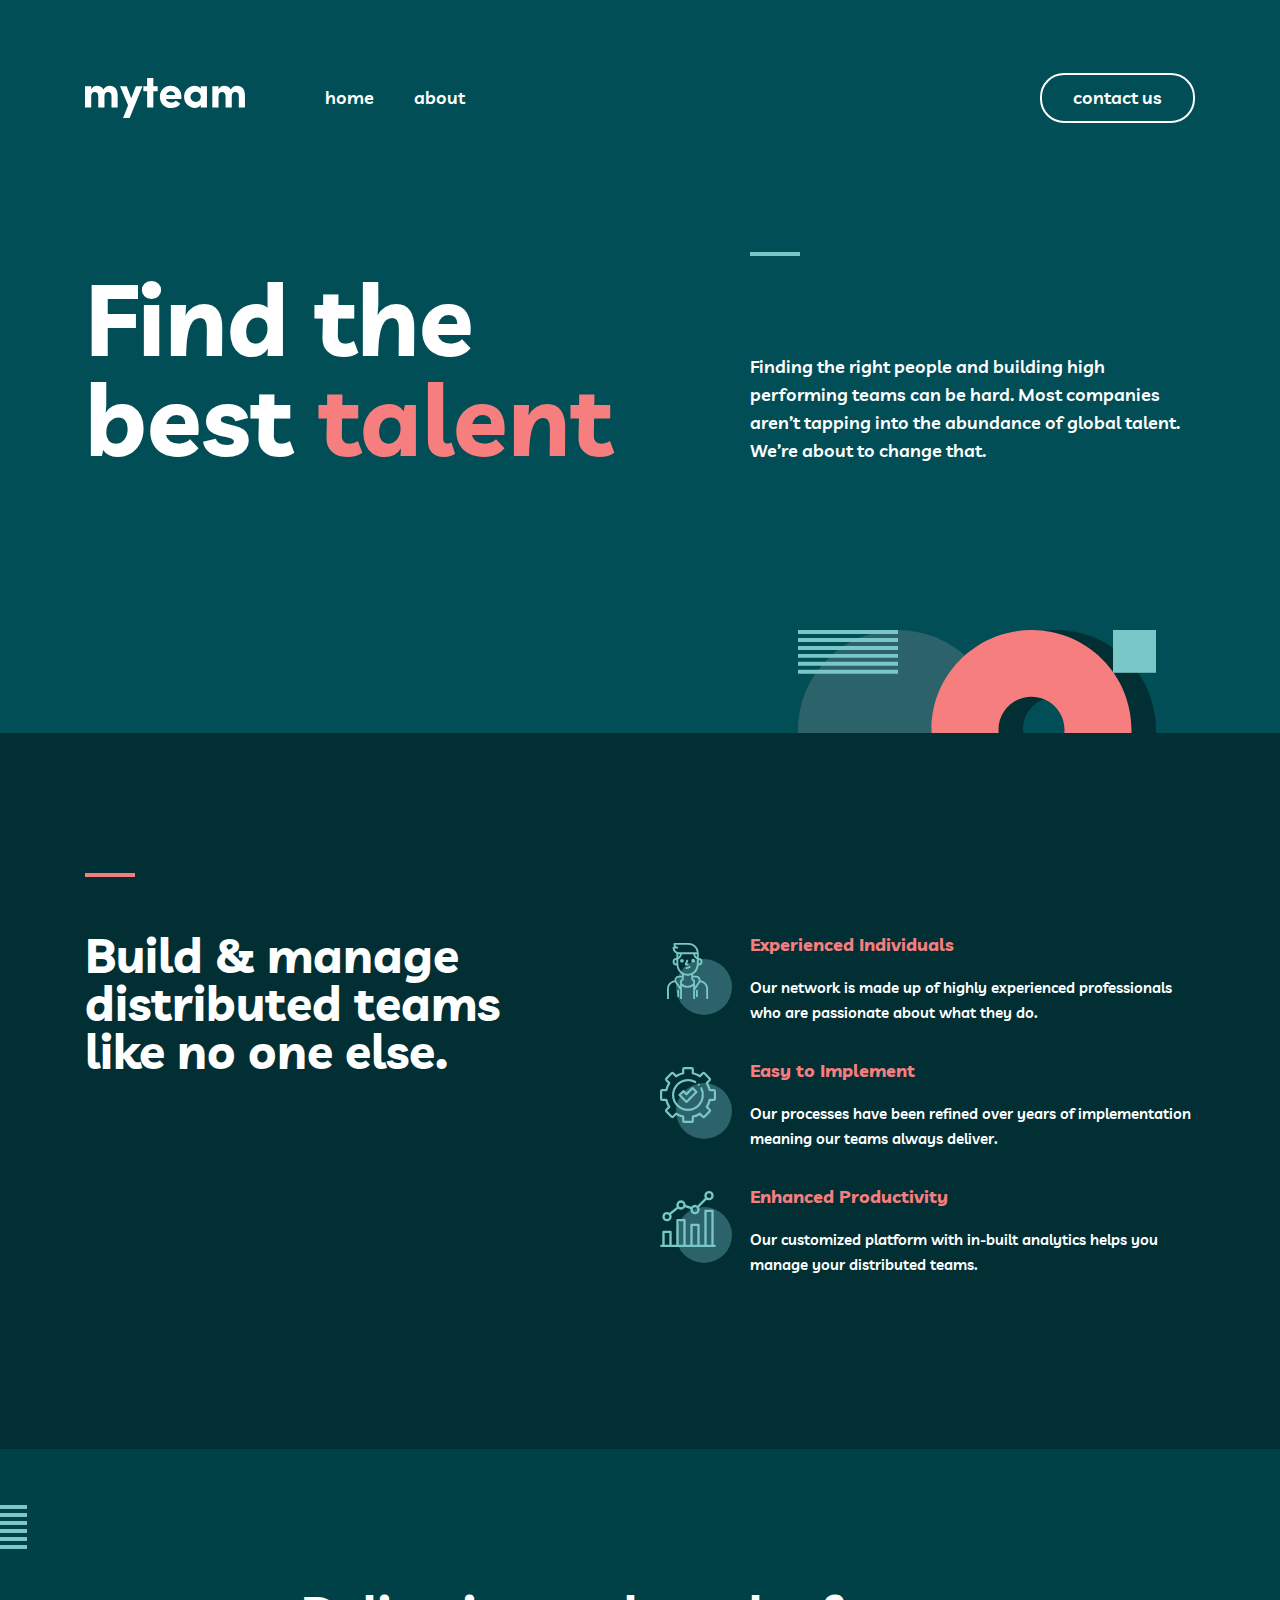
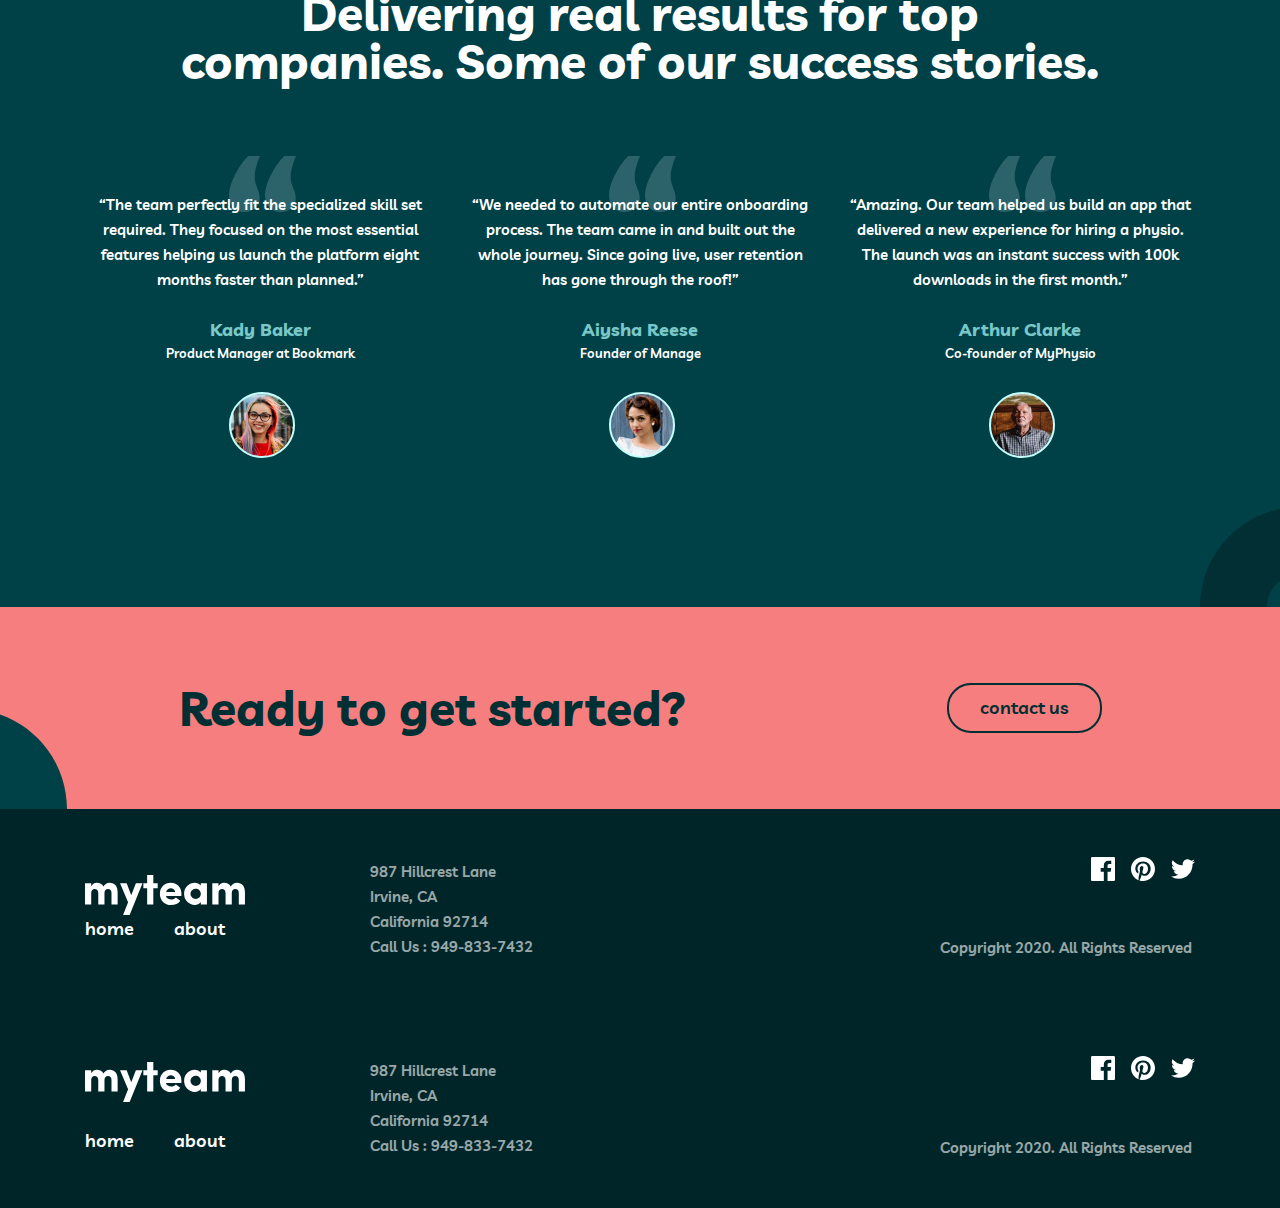
<file: index.html>
<!DOCTYPE html>
<html lang="en">
<head>
  <meta charset="UTF-8">
  <meta http-equiv="X-UA-Compatible" content="IE=edge">
  <meta name="viewport" content="width=device-width, initial-scale=1.0">
  <title>Template Project</title>
  <link rel="stylesheet" href="./css/normalize.css">
  <link rel="stylesheet" href="./css/main.css">
  <!-- <link rel="stylesheet" href="./css/main.min.css"> -->

</head>
<body>


  <!-- SITE HEADER START -->

  <header class="site-header">
    <div class="container">
      <div class="header-info">
        <a class="header-info__link" href="./index.html">
          <img class="header-info__logo" src="./images/myteam-logo.svg"
          width="160" height="40" alt="Myteam site logo">
        </a>

        <nav class="header-info__nav">
          <ul class="header-info__list">
            <li class="header-info__item">
              <a class="header-info__link" href="./index.html">home</a>
            </li>
            <li class="header-info__item">
              <a class="header-info__link" href="./about.html">about</a>
            </li>
          </ul>
        </nav>

        <a class="connect-link" href="#">contact us</a>

      </div>
    </div>
  </header>

  <!-- SITE HEADER END -->


  <!-- SITE MAIN START -->
  <main class="site-main">

    <section class="hero">
      <div class="container">
        <div class="hero-info">
          <div class="hero-info__titlebox">
            <h1 class="hero-info__title">
              Find the <br> best <span class="hero-info__sp">talent</span>
            </h1>
          </div>
          <div class="hero-info__textbox">
            <p class="hero-info__text">
              Finding the right people and building high performing teams can be hard. Most companies aren’t tapping into the abundance of global talent. We’re about to change that.
            </p>
          </div>

        </div>
      </div>
    </section>


    <section class="build">
      <div class="container">
        <div class="build__box">
          <h2 class="build__theme">Build & manage distributed teams like no one else.</h2>
          <ul class="build__list">
            <li class="build__item">
              <h3 class="build__item__theme">Experienced Individuals</h3>
              <p class="build__item__text">Our network is made up of highly experienced professionals who are passionate about what they do.</p>
            </li>
            <li class="build__item">
              <h3 class="build__item__theme">Easy to Implement</h3>
              <p class="build__item__text">Our processes have been refined over years of implementation meaning our teams always deliver.</p>
            </li>
            <li class="build__item">
              <h3 class="build__item__theme">Enhanced Productivity</h3>
              <p class="build__item__text">Our customized platform with in-built analytics helps you manage your distributed teams.</p>
            </li>
          </ul>
        </div></div>
      </section>

      <section class="deliver">
        <div class="container">
          <div class="deliver__box">
            <h2 class="deliver__theme">Delivering real results for top companies. Some of our success stories.</h2>
            <ul class="deliver__list">
              <li class="deliver__item">
                <p class="deliver__text">“The team perfectly fit the specialized skill set required. They focused on the most essential features helping us launch the platform eight months faster than planned.”</p>
                <div class="profil-box">
                  <p class="profil-box__name">Kady Baker</p>
                  <p class="profil-box__position">Product Manager at Bookmark</p>
                </div>
              </li>
              <li class="deliver__item">
                <p class="deliver__text">“We needed to automate our entire onboarding process. The team came in and built out the whole journey. Since going live, user retention has gone through the roof!”</p>
                <div class="profil-box">
                  <p class="profil-box__name">Aiysha Reese</p>
                  <p class="profil-box__position">Founder of Manage</p>
                </div>
              </li>
              <li class="deliver__item">
                <p class="deliver__text">“Amazing. Our team helped us build an app that delivered a new experience for hiring a physio. The launch was an instant success with 100k downloads in the first month.”</p>
                <div class="profil-box">
                  <p class="profil-box__name">Arthur Clarke</p>
                  <p class="profil-box__position">Co-founder of MyPhysio</p>
                </div>
              </li>
            </ul>
          </div>
        </div>
      </section>

      <section class="ready">
        <div class="container">
          <div class="ready-info">
            <h2 class="ready-info__title">
              Ready to get started?
            </h2>

            <a class="connect-link connect-link--ready" href="#">contact us</a>
          </div>
        </div>
      </section>

    </main>

    <!-- SITE MAIN END -->



          <!-- SITE FOOTER START -->
          <footer class="site-footer">
            <div class="container">
              <div class="footer-info">
                <div class="footer-info__start">
                  <a class="footer-info__link header-info__link" href="./index.html">
                    <img class="footer-info__logo header-info__logo" src="./images/myteam-logo.svg"
                    width="160" height="40" alt="Myteam site logo">
                  </a>

                  <nav class="footer-info__nav header-info__nav">
                    <ul class="footer-info__list header-info__list header-info__list--footer">
                      <li class="footer-info__item header-info__item">
                        <a class="footer-info__link header-info__link" href="./index.html">home</a>

                      </li>
                      <li class="footer-info__item header-info__item">
                        <a class="footer-info__link header-info__link" href="./about.html">about</a>
                      </li>
                    </ul>
                  </nav>
                </div>

                <address class="footer-info__address">
                  987  Hillcrest Lane <br>
                  Irvine, CA<br>
                  California 92714<br>
                  Call Us : <a class="footer-info__link-adr" href="tel:+9498337432">949-833-7432</a>
                </address>

                <div class="footer-info__sm">
                  <ul class="sm-list">
                    <li class="sm-list__item">
                      <a class="sm-list__link" href="#" target="blank">
                        <svg class="sm-list__img" width="24" height="24" fill="none" xmlns="http://www.w3.org/2000/svg"><path d="M22.675 0H1.325C.593 0 0 .593 0 1.325v21.351C0 23.407.593 24 1.325 24H12.82v-9.294H9.692v-3.622h3.128V8.413c0-3.1 1.893-4.788 4.659-4.788 1.325 0 2.463.099 2.795.143v3.24l-1.918.001c-1.504 0-1.795.715-1.795 1.763v2.313h3.587l-.467 3.622h-3.12V24h6.116c.73 0 1.323-.593 1.323-1.325V1.325C24 .593 23.407 0 22.675 0Z" fill="currentColor"/></svg>
                      </a>
                    </li>
                    <li class="sm-list__item">
                      <a class="sm-list__link" href="#" target="blank">
                        <svg class="sm-list__img" width="24" height="24" fill="none" xmlns="http://www.w3.org/2000/svg"><path d="M12 0C5.373 0 0 5.372 0 12c0 5.084 3.163 9.426 7.627 11.174-.105-.949-.2-2.405.042-3.441.218-.937 1.407-5.965 1.407-5.965s-.359-.719-.359-1.782c0-1.668.967-2.914 2.171-2.914 1.023 0 1.518.769 1.518 1.69 0 1.029-.655 2.568-.994 3.995-.283 1.194.599 2.169 1.777 2.169 2.133 0 3.772-2.249 3.772-5.495 0-2.873-2.064-4.882-5.012-4.882-3.414 0-5.418 2.561-5.418 5.207 0 1.031.397 2.138.893 2.738a.36.36 0 0 1 .083.345l-.333 1.36c-.053.22-.174.267-.402.161-1.499-.698-2.436-2.889-2.436-4.649 0-3.785 2.75-7.262 7.929-7.262 4.163 0 7.398 2.967 7.398 6.931 0 4.136-2.607 7.464-6.227 7.464-1.216 0-2.359-.631-2.75-1.378l-.748 2.853c-.271 1.043-1.002 2.35-1.492 3.146C9.57 23.812 10.763 24 12 24c6.627 0 12-5.373 12-12 0-6.628-5.373-12-12-12Z" fill="currentColor"/></svg>
                      </a>
                    </li>
                    <li class="sm-list__item">
                      <a class="sm-list__link" href="#" target="blank">
                        <svg class="sm-list__img" width="24" height="20" fill="none" xmlns="http://www.w3.org/2000/svg"><path d="M24 2.557a9.83 9.83 0 0 1-2.828.775A4.932 4.932 0 0 0 23.337.608a9.864 9.864 0 0 1-3.127 1.195A4.916 4.916 0 0 0 16.616.248c-3.179 0-5.515 2.966-4.797 6.045A13.978 13.978 0 0 1 1.671 1.149a4.93 4.93 0 0 0 1.523 6.574 4.903 4.903 0 0 1-2.229-.616c-.054 2.281 1.581 4.415 3.949 4.89a4.935 4.935 0 0 1-2.224.084 4.928 4.928 0 0 0 4.6 3.419A9.9 9.9 0 0 1 0 17.54a13.94 13.94 0 0 0 7.548 2.212c9.142 0 14.307-7.721 13.995-14.646A10.025 10.025 0 0 0 24 2.557Z" fill="currentColor"/></svg>
                      </a>
                    </li>
                  </ul>

                  <span class="footer-info__text">Copyright 2020. All Rights Reserved</span>
                </div>
              </div>
            </div>
          </footer>
          <!-- SITE FOOTER END -->

      <!-- SITE FOOTER START -->
      <footer class="site-footer">
        <div class="container">
          <div class="footer-info">
            <div class="footer-info__start">
              <a class="footer-info__link header-info__link" href="./index.html">
                <img class="footer-info__logo header-info__logo" src="./images/myteam-logo.svg"
                width="160" height="40" alt="Myteam site logo">
              </a>

              <nav class="footer-info__nav header-info__nav">
                <ul class="footer-info__list header-info__list footer-info__list--ls">
                  <li class="footer-info__item header-info__item">
                    <a class="footer-info__link header-info__link" href="./index.html">home</a>
                  </li>
                  <li class="footer-info__item header-info__item">
                    <a class="footer-info__link header-info__link" href="./about.html">about</a>
                  </li>
                </ul>
              </nav>
            </div>

            <address class="footer-info__address">
              987  Hillcrest Lane <br>
              Irvine, CA<br>
              California 92714<br>
              Call Us : <a class="footer-info__link-adr" href="tel:+9498337432">949-833-7432</a>
            </address>

            <div class="footer-info__sm">
              <ul class="sm-list">
                <li class="sm-list__item">
                  <a class="sm-list__link" href="#" target="blank">
                    <svg class="sm-list__img" width="24" height="24" fill="none" xmlns="http://www.w3.org/2000/svg"><path d="M22.675 0H1.325C.593 0 0 .593 0 1.325v21.351C0 23.407.593 24 1.325 24H12.82v-9.294H9.692v-3.622h3.128V8.413c0-3.1 1.893-4.788 4.659-4.788 1.325 0 2.463.099 2.795.143v3.24l-1.918.001c-1.504 0-1.795.715-1.795 1.763v2.313h3.587l-.467 3.622h-3.12V24h6.116c.73 0 1.323-.593 1.323-1.325V1.325C24 .593 23.407 0 22.675 0Z" fill="currentColor"/></svg>
                  </a>
                </li>
                <li class="sm-list__item">
                  <a class="sm-list__link" href="#" target="blank">
                    <svg class="sm-list__img" width="24" height="24" fill="none" xmlns="http://www.w3.org/2000/svg"><path d="M12 0C5.373 0 0 5.372 0 12c0 5.084 3.163 9.426 7.627 11.174-.105-.949-.2-2.405.042-3.441.218-.937 1.407-5.965 1.407-5.965s-.359-.719-.359-1.782c0-1.668.967-2.914 2.171-2.914 1.023 0 1.518.769 1.518 1.69 0 1.029-.655 2.568-.994 3.995-.283 1.194.599 2.169 1.777 2.169 2.133 0 3.772-2.249 3.772-5.495 0-2.873-2.064-4.882-5.012-4.882-3.414 0-5.418 2.561-5.418 5.207 0 1.031.397 2.138.893 2.738a.36.36 0 0 1 .083.345l-.333 1.36c-.053.22-.174.267-.402.161-1.499-.698-2.436-2.889-2.436-4.649 0-3.785 2.75-7.262 7.929-7.262 4.163 0 7.398 2.967 7.398 6.931 0 4.136-2.607 7.464-6.227 7.464-1.216 0-2.359-.631-2.75-1.378l-.748 2.853c-.271 1.043-1.002 2.35-1.492 3.146C9.57 23.812 10.763 24 12 24c6.627 0 12-5.373 12-12 0-6.628-5.373-12-12-12Z" fill="currentColor"/></svg>
                  </a>
                </li>
                <li class="sm-list__item">
                  <a class="sm-list__link" href="#" target="blank">
                    <svg class="sm-list__img" width="24" height="20" fill="none" xmlns="http://www.w3.org/2000/svg"><path d="M24 2.557a9.83 9.83 0 0 1-2.828.775A4.932 4.932 0 0 0 23.337.608a9.864 9.864 0 0 1-3.127 1.195A4.916 4.916 0 0 0 16.616.248c-3.179 0-5.515 2.966-4.797 6.045A13.978 13.978 0 0 1 1.671 1.149a4.93 4.93 0 0 0 1.523 6.574 4.903 4.903 0 0 1-2.229-.616c-.054 2.281 1.581 4.415 3.949 4.89a4.935 4.935 0 0 1-2.224.084 4.928 4.928 0 0 0 4.6 3.419A9.9 9.9 0 0 1 0 17.54a13.94 13.94 0 0 0 7.548 2.212c9.142 0 14.307-7.721 13.995-14.646A10.025 10.025 0 0 0 24 2.557Z" fill="currentColor"/></svg>
                  </a>
                </li>
              </ul>

              <span class="footer-info__text">Copyright 2020. All Rights Reserved</span>
            </div>
          </div>
        </div>
      </footer>
    <!-- SITE FOOTER END -->


        </body>
        </html>
</file>
<file: css/main.css>
/* VARIABLES */

:root{
  --main-text-color : #fff;
  --hero-bg-img:#014E56;
  --manage-bg-color :  #012F34;
  --rapt-blue:#79C8C7;
  --light-coral:#F67E7E;
}

/* livvic-italic - latin */
@font-face {
  font-family: 'Livvic';
  font-style: italic;
  font-weight: 400;
  src:  url('../fonts/livvic-v13-latin-italic.woff2') format('woff2'),
  url('../fonts/livvic-v13-latin-italic.woff') format('woff');
}

@font-face {
  font-family: "Livvic";
  font-weight: 600;
  src: url("../fonts/livvic-v13-latin-600.woff2") format("woff2"),
  url("../fonts/livvic-v13-latin-600.woff") format("woff");
}
/* livvic-700 - latin */
@font-face {
  font-family: "Livvic";
  font-weight: 700;
  src: url("../fonts/livvic-v13-latin-700.woff2") format("woff2"),
  url("../fonts/livvic-v13-latin-700.woff") format("woff");
}

/* GENERAL */
*{
  box-sizing: border-box;
}
html{
  height: 100%;
}

img{
  display: block;
  height: auto;
}

body{
  display: flex;
  flex-direction: column;
  height: 100%;
  margin: 0;
  padding: 0;
  overflow-x: hidden;
  font-family: "Livvic", "Arial", sans-serif;
}


.visually-hidden {
  position: absolute;
  width: 1px;
  height: 1px;
  margin: -1px;
  padding: 0;
  border: 0;
  white-space: nowrap;
  clip-path: inset(100%);
  clip: rect(0 0 0 0);
  overflow: hidden;
}

/* CONTAINER */

.container{
  max-width: 1150px;
  margin-right: auto;
  margin-left: auto;
  padding-right: 20px;
  padding-left: 20px;
}

/* STICKY-FOOTER */
.site-main{
  flex-grow: 1;
}


/* header start */
.site-header{
  width: 100%;
  background-color: var(--hero-bg-img);
  padding: 73px 0;
}

.header-info{
  display: flex;
  align-items: center;
}

.header-info__logo,.footer-info__logo{
  margin: 0;
  margin-right: 80px;
}

.header-info__list,.footer-info__list{
  display: flex;
  align-items: center;
  margin: 0;
  padding: 0;
  list-style: none;
}

.header-info__item:not(:last-child), .footer-info__item:not(:last-child){
  margin-right: 40px;
}

.header-info__link,.footer-info__link{
  font-weight: 600;
  font-size: 18px;
  line-height: 28px;
  color: var(--main-text-color);
  text-decoration: none;
  transition: 0.3s ease;
}

.header-info__link:hover,.footer-info__link:hover{
  color: var(--light-coral);
}

/* hero start */


.hero{
  width: 100%;
  background-color: var(--hero-bg-img);
  padding-top: 56px;
  padding-bottom: 250px;
  background-image: url('../images/hero-bgimg.svg');
  background-size: 358px 200px;
  background-position: calc(50% + 337px) calc(50% + 265px);
  background-repeat: no-repeat;
}


.hero-info--bg1::before{
  display: none;
}

.hero--bg2{
  padding-top: 47px;
  padding-bottom: 120px;
  background-image: url('../images/about-hero-bg.svg');
  background-size: 200px 200px;
  background-position: calc(50% + 760px) calc(50% + 75px);
  background-repeat: no-repeat;
}


.hero-info{
  position: relative;
  display: flex;
  align-items: center;
  color: var(--main-text-color);
}

.hero-info::before{
  position: absolute;
  content: "";
  left: -305px;
  width: 200px;
  height: 200px;
  background-image: url("../images/hero-btm-bgimg.svg");
  background-repeat: no-repeat;
  background-position: center;
  background-size: contain;
}

.hero-box{
  width: 350px;
}

.hero-info__titlebox{
  width: 635px;
  margin-right: 30px;
}

.hero-info__title{
  margin: 0;
  font-weight: 700;
  font-size: 100px;
  line-height: 100px;
}

.hero-info__sp{
  color: var(--light-coral);
}

.hero-info__text--top{
  margin: 0px;
  padding-top: 40px;
}

.hero-info__textbox{
  width: 445px;
}

.hero-info__textbox::before{
  display: block;
  width: 50px;
  height: 4px;
  background-color: var(--rapt-blue);
  content: "";
}

.hero-info__textbox--border{
  width: 730px;
}

.hero-info__textbox--border::before{
  background-color: var(--light-coral);
}

.hero-info__text{
  padding-top: 79px;
  font-weight: 600;
  font-size: 18px;
  line-height: 28px;
}

.hero-info__text--top{
  margin: 0px;
  padding-top: 40px;
}

/* Hero end */
.connect-link{
  margin-left: auto;
  padding: 9px 31px;
  font-weight: 600;
  font-size: 18px;
  line-height: 28px;
  color: var(--main-text-color);
  border: 2px solid #FFFFFF;
  border-radius: 24px;
  text-decoration: none;
  transition: 0.3s ease;
}

.connect-link:hover{
  background-color: var(--main-text-color);
  color: #002529;;
}

.connect-link:active{
  background-color: transparent;
  color: #ffffff40;
  border: 2px solid #ffffff40;
}

/* build-section */


.build{
  position: relative;
  padding: 140px 0;
  font-weight: 700;
  background-color: var(--manage-bg-color);
}
.build::after{
  position: absolute;
  content: "";
  left: calc(50% + 660px);
  width: 200px;
  bottom: -12px;
  height: 244px;
  background-image: url("../images/build-bg-img.svg");
  background-repeat: no-repeat;
}

.build__box{
  position: relative;
  display: flex;
  justify-content: space-between;
}
.build__box::before{
  position: absolute;
  width: 50px;
  height: 4px;
  content: "";
  border-top: #F67E7E solid;
  border-width: 4px;
}

.build__theme{
  margin-top: 58px;
  color: var(--main-text-color);
  width: 445px;
  height: 144px;
  font-size: 48px;
  line-height: 48px;
}

.build__list{
  position: relative;
  margin: 0;
  padding: 0;
  margin-top: 58px;
  list-style: none;
}

.build__item{
  margin-bottom: 32px;
}

.build__item::before{
  position: absolute;
  content: "";
  margin-right: 12px;
  width: 72px;
  height: 72px;
  left: -90px;
}
.build__item:nth-child(1)::before{
  top: 12px;
  background-image: url("../images/build-item1.svg");
}
.build__item:nth-child(2)::before{
  top: 136px;
  background-image: url("../images/build-item2.svg");
}
.build__item:nth-child(3)::before{
  top:260px;
  background-image: url("../images/build-item3.svg");
}

.build__item__theme{
  margin: 0px;
  margin-bottom: 16px;
  color: var(--light-coral);
  width: 445px;
  height: 28px;
  font-size: 18px;
  line-height: 28px;
}

.build__item__text{
  margin: 0px;
  color: var(--main-text-color);
  width: 445px;
  height: 50px;
  font-weight: 600;
  font-size: 15px;
  line-height: 25px;
}

/* build-section-end*/


/* deliver-section */

.deliver{
  position: relative;
  padding-top: 140px;
  padding-bottom: 245px;
  color: var(--main-text-color);
  font-weight: 700;
  text-align: center;
  background-color: #004047;
  background-image: url("../images/deliver-bg-img2.svg");
  background-repeat: no-repeat;
  background-position: calc(50% + 660px) calc(50% + 379px);
}
.deliver::before{
  position: absolute;
  content: "";
  top: 0pc;
  left: calc(50% - 760px);
  width: 147px;
  height: 100px;
  background-image: url("../images/deliver-bg-img.svg");
}

.deliver__box{
  position: relative;
}


.deliver__theme{
  margin: 0px auto;
  margin-bottom: 56px;
  width: 932px;
  height: 96px;
  font-size: 48px;
  line-height: 48px;
}

.deliver__list{
  display: flex;
  justify-content: space-between;
  padding: 0px;
  margin: 0px;
  list-style: none;
}

.deliver__item{
  position: relative;
  padding-top: 36px;
  background-image: url("../images/deliver-item-bg.svg");
  background-repeat: no-repeat;
  background-position-x: 9pc;
  background-position-y: 15px;
}

.deliver__item:nth-last-child(3)::after{
  position: absolute;
  content: "";
  bottom: -96px;
  right: 140px;
  width: 66px;
  height: 66px;
  background-image: url("../images/deliver-item1.svg");
}
.deliver__item:nth-last-child(2)::after{
  position: absolute;
  content: "";
  bottom: -96px;
  right: 140px;
  width: 66px;
  height: 66px;
  background-image: url("../images/deliver-item2.svg");
}
.deliver__item:nth-last-child(1)::after{
  position: absolute;
  content: "";
  bottom: -96px;
  right: 140px;
  width: 66px;
  height: 66px;
  background-image: url("../images/deliver-item3.svg");
}

.deliver__text{
  margin-bottom: 24px;
  width: 350px;
  height: 100px;
  font-weight: 600;
  font-size: 15px;
  line-height: 25px;
}

.profil-box{
  position: relative;
}

.profil-box__name{
  margin: 0px;
  color: var(--rapt-blue);
  font-size: 18px;
  line-height: 28px;
}

.profil-box__position{
  margin: 0px;
  font-size: 13px;
  font-weight: 400;
  line-height: 18px;
}


/* deliver end */
/* clients section start */

.client{
  width: 100%;
  padding: 140px 0;
  background-color: var(--manage-bg-color);
  background-image: url('../images/about-clients-bg.svg');
  background-size: 200px 200px;
  background-position: calc(50% - 660px) calc(50% - 138px);
  background-repeat: no-repeat;
}

.client__theme{
  margin-bottom: 64px;
  text-align: center;
  color: var(--main-text-color);
  font-size: 48px;
  line-height: 48px;
}

.client__list{
  display: flex;
  justify-content: space-between;
  list-style: none;
  margin: 0px;
  padding: 0px;
}

/* clients section end */

/* ready start */

.ready{
  width: 100%;
  background-color: var(--light-coral);
  padding: 76px 0;
  background-image: url("../images/ready-bg-img.svg");
  background-repeat: no-repeat;
  background-size: 200px 244px;
  background-position: calc(50% - 673px) calc(50% + 79px);
  content: "";
}

.ready-info{
  position: relative;
  display: flex;
  align-items: center;
  justify-content: center;
}

.ready-info__title{
  margin: 0;
  margin-right: 260px;
  font-weight: 700;
  font-size: 48px;
  line-height: 48px;
  color: var(--manage-bg-color);
}

.connect-link--ready{
  margin-left: 0;
  border: 2px solid var(--manage-bg-color);
  color:var(--manage-bg-color);
}

.connect-link--ready:hover{
  background-color: var(--manage-bg-color);
  color: var(--main-text-color);
}

.connect-link--ready:active{
  background-color: transparent;
  color:#012f3440;
  border: 2px solid #012f3440;
}

/* ready section end */

/* footer start */

.site-footer{
  width: 100%;
  background-color:  #002529;
  padding: 48px 0;
}

.footer-info{
  display: flex;
  align-items: center;
}

.footer-info__start{
  width: 160px;
  margin-right: 125px;
}

.footer-info__list--ls{
  margin-top: 25px;
}

.footer-info__address, .footer-info__link-adr{
  width: 200px;
  font-style: normal;
  font-weight: 600;
  font-size: 15px;
  line-height: 25px;
  color: var(--main-text-color);
  opacity: 0.6;
  text-decoration: none;
}

.footer-info__link-adr{
  opacity: 1;
}

.footer-info__sm{
  width: 255px;
  margin-left: auto;
}

.sm-list{
  display: flex;
  align-items: center;
  justify-content: flex-end;
  margin: 0;
  margin-bottom: 51px;
  padding: 0;
  list-style: none;
}

.sm-list__item:not(:last-child){
  margin-right: 16px;
}

.sm-list__img, .back-site__img{
  color: var(--main-text-color);
  transition: 0.3s ease;
}

.sm-list__img:hover, .back-site__img:hover{
  color: var(--light-coral);
}

.footer-info__text{
  font-weight: 600;
  font-size: 15px;
  line-height: 25px;
  color: var(--main-text-color);
  opacity: 0.6;
}

/* about page meeting section */

.meeting{
  width: 100%;
  background-color: #004047;
  padding-top: 140px;
  padding-bottom: 96px;
  background-image: url("../images/mt-left-bgimg.svg"), url("../images/meeting-bg-img.svg");
  background-repeat: no-repeat, no-repeat;
  background-position: calc(50% - 760px) calc(50% - 422px),  calc(50% + 686px) calc(50% + 474px);
}


.meeting__titlebox{
  width: 920px;
  margin: 0 auto;
  margin-bottom: 64px;
  text-align: center;
}

.meeting__title{
  font-weight: 700;
  font-size: 48px;
  line-height: 48px;
  color: var(--main-text-color);
}

.meeting__list{
  display: flex;
  align-items: center;
  justify-content: space-between;
  flex-wrap: wrap;
  width: 100%;
  margin: 0;
  /* margin-left: 30px; */
  padding: 0;
  list-style: none;
}

.mt-list__item{
  /* margin-right: 30px; */
  margin-bottom: 76px;
}

.mt-list__box{
  position: relative;
  z-index: 1;
  width: 350px;
  /* margin-left: 30px; */
  perspective: 1000;
}

.mt-list__took{
  display: flex;
  flex-direction: column;
  align-items: center;
  width: 100%;
  height: 100%;
  padding: 32px 24px 56px 24px;
  color: var(--main-text-color);
  background-color:#012F34;
  backface-visibility: hidden;
  transition: transform 0.5s ease;
}

.mt-list__box--active .mt-list__took{
  transform: rotateY(180deg);
}

.mt-list__took::before{
  display: block;
  width: 96px;
  height: 96px;
  margin: 0 auto;
  background-repeat: no-repeat;
  background-size: contain;
  content: "";
}

.mt-list__item:nth-child(1) .mt-list__took::before{
  background-image: url("../images/nikita-img.png");
}

.mt-list__item:nth-child(2) .mt-list__took::before{
  background-image: url("../images/cristian.png");
}

.mt-list__item:nth-child(3) .mt-list__took::before{
  background-image: url("../images/cruz.png");
}

.mt-list__item:nth-child(4) .mt-list__took::before{
  background-image: url("../images/drake.png");
}

.mt-list__item:nth-child(5) .mt-list__took::before{
  background-image: url("../images/griffin.png");
}

.mt-list__item:nth-child(6) .mt-list__took::before{
  background-image: url("../images/aden.png");
}

.mt-list__title{
  margin-top: 16px;
  margin-bottom: 0;
  font-weight: 700;
  font-size: 18px;
  line-height: 28px;
  color: var(--rapt-blue);
}

.mt-list__title--act{
  margin: 6px;
}

.mt-list__text{
  margin: 0;
  font-style: italic;
  font-size: 15px;
  line-height: 25px;
}


.mt-list__sp{
  position: absolute;
  z-index: 5;
  bottom: -28px;
  left: calc(50% - 28px);
  width: 56px;
  height: 56px;
  transform: translateY(50% - 28px);
  margin: 0 auto;
  border-radius: 50%;
  border: none;
  background-color: var(--light-coral);
  transition: 0.3s ease;
}

.mt-list__icon{
  margin: auto;
}

.mt-list__back{
  position: absolute;
  z-index: 1;
  top: 0;
  left: 0;
  width: 100%;
  height: 100%;
  text-align: center;
  padding: 35px 24px 56px 24px;
  color: #fff;
  background-color:#002529;
  transform: rotateY(180deg);
  backface-visibility: hidden;
  transition: transform 0.5s ease;
}


.mt-list__box--active .mt-list__back{
  transform: rotateY(360deg);
}

.mt-list__box--active .mt-list__sp{
  background-color: var(--rapt-blue);
}


.back-text{
  margin-top: 8px;
  margin-bottom: 24px;
  font-style: normal;
  font-weight: 600;
  font-size: 15px;
  line-height: 25px;
}

.back-site__list{
  display: flex;
  align-items: center;
  justify-content: center;
  padding: 0;
  list-style: none;
}

.back-site__item:first-child{
  margin-right: 16px;
}


.mt-list__sp:hover {
  background-color: var(--rapt-blue);
  transition: 0.3s ease;
}

.mt-list__box--active .mt-list__sp .mt-list__icon{
  transform: rotate(-45deg);
  transition: 0.3s ease;
}


/* contact start */


.contact{
  width: 100%;
  background-color: var(--hero-bg-img);
  padding-top: 72px;
  padding-bottom: 114px;
  background-image: url("../images/mt-left-bgimg.svg"),url("../images/contact-bgimg.svg");
  background-repeat: no-repeat, no-repeat;
  background-position: calc(50% - 760px) calc(50% - 226px), calc(50% + 760px) calc(50% + 226px);
}

.contact-info{
  display: flex;
  align-items: center;
}

.contact-info__box{
  width: 540px;
  margin-right: 32px;
  color: var(--main-text-color);
}

.contact-info__title{
  margin: 0;
  font-weight: 700;
  font-size: 64px;
  line-height: 100px;
}

.contact-info__text{
  margin-top: 16px;
  margin-bottom: 54px;
  font-weight: 700;
  font-size: 32px;
  line-height: 48px;
  color: var(--light-coral);
}


.contact-info__list{
  margin: 0;
  margin-left: 90px;
  padding: 0;
  list-style: none;
}

.contact-info__item{
  position: relative;
  font-weight: 700;
  font-size: 18px;
  line-height: 28px;
}

.contact-info__item:not(:last-child){
  margin-bottom: 52px;
}

.contact-info__item::before{
  position: absolute;
  content: "";
  margin-right: 12px;
  width: 72px;
  height: 72px;
  top: -26px;
  left: -90px;
}
.contact-info__item:nth-child(1)::before{
  background-image: url("../images/build-item1.svg");
}
.contact-info__item:nth-child(2)::before{
  background-image: url("../images/build-item2.svg");
}
.contact-info__item:nth-child(3)::before{
  background-image: url("../images/build-item3.svg");
}

.contact-box__form{
  width: 540px;
}

.contact-box__label{
  display: block;
  width: 100%;
  margin-bottom: 5px;
}

.contact-box__input{
  width: 100%;
  padding: 16px 0;
  padding-left: 15px;
  background-color: transparent;
  color: var(--main-text-color);
  border: none;
  border-bottom: 1px solid var(--main-text-color);
}

.contact-box__input::placeholder{
  font-weight: 600;
  padding-left: 10px;
  font-size: 15px;
  line-height: 25px;
  letter-spacing: -0.115385px;
  color: var(--main-text-color);
  opacity: 0.6;
}
.contact-box__input:not(:placeholder-shown):not(:focus):invalid{
  border-color: var(--light-coral);
}
.contact-box__input:not(:placeholder-shown):not(:focus):invalid~.contact-box__sp{
  opacity: 1;
}

.contact-box__input:not(:placeholder-shown):not(:focus):valid{
  border-color: var(--rapt-blue);
}

.contact-box__sp{
  font-style: italic;
  font-size: 10px;
  line-height: 12px;
  color: var(--light-coral);
  opacity: 0;
}

.contact-box__textarea{
  display: block;
  width: 100%;
  padding-top: 24px;
  padding-bottom: 58px;
  padding-left: 15px;
  color: var(--main-text-color);
  border: none;
  border-bottom: 1px solid var(--main-text-color);
  background-color: transparent;
  resize: none;
}

.contact-box__btn{
  margin-top: 24px;
  padding: 9px 31px;
  font-weight: 600;
  font-size: 18px;
  line-height: 28px;
  color: #004047;
  border: 1px solid var(--main-text-color);
  border-radius: 24px;
  cursor: pointer;
}
</file>
